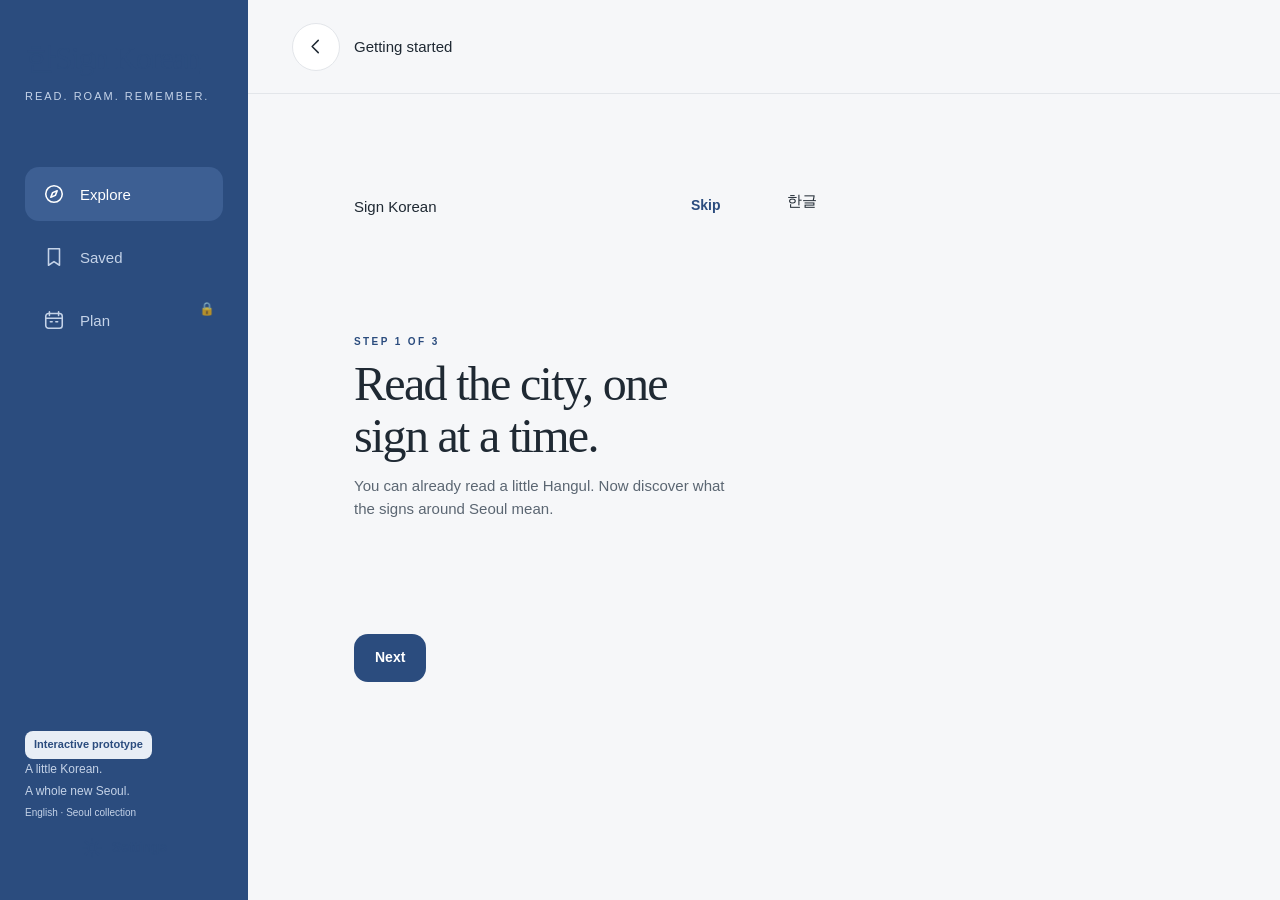
<file: prototype/index.html>
<!doctype html>
<html lang="en">
<head>
  <meta charset="utf-8">
  <meta name="viewport" content="width=device-width, initial-scale=1, viewport-fit=cover">
  <meta name="theme-color" content="#2b4c7e">
  <title>Sign Korean · Learn your way around Seoul</title>
  <link rel="stylesheet" href="styles.css">
</head>
<body>
  <div id="app"></div>
  <script src="data.js"></script>
  <script src="tour_photos.js"></script>
  <script src="commons_photos.js"></script>
  <script src="audio_index.js"></script>
  <script src="app.js"></script>
</body>
</html>
</file>
<file: prototype/styles.css>
/* Sign Korean — photo-led travel companion. */
:root{--paper:#f6f7f9;--surface:#ffffff;--forest:#2b4c7e;--forest-dark:#1d3a63;--coral:#c4661f;--ink:#1f2933;--muted:#5b6672;--line:#e3e6ea;--sage:#e8eef6;--cream:#eef1f5;--know:#1e7a4f;--know-soft:#e2f3e9;--know-ink:#17613e;--dont-soft:#fdeee4;--dont-ink:#a8460f;--dont-line:#f6cfb5;--radius:24px;--sans:'Segoe UI','Noto Sans',Tahoma,sans-serif;--display:Georgia,'Times New Roman',serif}
*{box-sizing:border-box}html{scroll-behavior:smooth}body{margin:0;background:var(--paper);color:var(--ink);font-family:var(--sans);font-size:15px;line-height:1.55;-webkit-font-smoothing:antialiased}button,input,select,textarea{font:inherit}button,a,input,select{ -webkit-tap-highlight-color:transparent}button{cursor:pointer}button:disabled{cursor:not-allowed;opacity:.44}button{color:inherit}a{color:var(--forest)}img{display:block;max-width:100%}svg{flex-shrink:0;vertical-align:middle}button svg{width:22px;height:22px}h1,h2,h3,p{margin:0}h2{font-size:23px;font-weight:650;letter-spacing:-.6px}h3{font-size:17px;font-weight:650}button:focus-visible,a:focus-visible,input:focus-visible,select:focus-visible,[tabindex]:focus-visible{outline:3px solid var(--coral);outline-offset:4px}::selection{background:#dde7f4}button{transition:background .18s ease,transform .18s ease,border-color .18s ease}button:hover:not(:disabled){transform:translateY(-1px)}button:active:not(:disabled){transform:translateY(0)}
.app-shell{min-height:100vh}.app-sidebar{position:fixed;inset:0 auto 0 0;width:248px;padding:42px 25px 28px;background:var(--forest);color:var(--paper);display:flex;flex-direction:column;z-index:20}.app-sidebar .brand{font-family:var(--display);font-size:31px;line-height:1.1;letter-spacing:-1px}.app-sidebar .brand small,.app-sidebar .brand-tagline{display:block;font-family:var(--sans);font-size:11px;letter-spacing:2px;text-transform:uppercase;color:#c5d3e8;margin-top:14px}.app-sidebar nav{display:flex;flex-direction:column;gap:9px;margin-top:65px}.app-sidebar nav button{border:0;background:transparent;color:#c5d3e8;text-align:left;min-height:54px;padding:0 18px;display:flex;align-items:center;gap:15px;border-radius:14px;font-size:15px}.app-sidebar nav button.active,.app-sidebar nav button:hover{color:#fff;background:#3d5f93}.app-sidebar .sidebar-note,.app-sidebar .sidebar-footer{margin-top:auto;color:#c5d3e8;font-size:12px;line-height:1.8}.app-sidebar .sidebar-note strong{display:block;color:#e8eef6;font-weight:500;font-size:14px}.workspace{margin-left:248px;min-height:100vh}.topbar{height:94px;max-width:1150px;padding:0 44px;margin:auto;display:flex;align-items:center;justify-content:space-between;gap:16px;border-bottom:1px solid var(--line)}.topbar h2,.topbar .topbar-title{font-size:16px;font-weight:600;letter-spacing:0}.topbar .topbar-left{display:flex;align-items:center;gap:14px}.topbar .topbar-meta{color:var(--muted);font-size:12px}.page-body{max-width:1100px;margin:0 auto;padding:38px 44px 56px;animation:arrive .3s ease-out}.page-head{margin-bottom:28px}.eyebrow{text-transform:uppercase;letter-spacing:2.4px;font-size:10px;font-weight:650;color:var(--forest);margin-bottom:9px}.page-title{font-family:var(--display);font-size:48px;line-height:1.08;font-weight:400;letter-spacing:-1.7px}.page-subtitle{margin-top:12px;color:var(--muted);max-width:510px;font-size:15px}.bottom-nav{display:none}.back-button{display:inline-flex;align-items:center;justify-content:center;min-width:48px;min-height:48px;border:1px solid var(--line);background:var(--surface);border-radius:50%}
.btn{display:inline-flex;align-items:center;justify-content:center;gap:9px;border-radius:14px;min-height:48px;padding:12px 20px;font-weight:600;font-size:14px;border:1px solid transparent;line-height:1.4;text-decoration:none}.btn-primary{background:var(--forest);color:white}.btn-primary:hover:not(:disabled){background:var(--forest-dark)}.btn-secondary{background:var(--surface);border-color:var(--line);color:var(--forest)}.btn-secondary:hover:not(:disabled){border-color:#a7b6c9;background:#eef3fa}.btn-ghost{background:transparent;color:var(--forest)}.btn-danger,.danger{color:#b42318}.btn-danger{background:#fdecea;border-color:#f6cfb5}.icon-btn{width:48px;height:48px;min-width:48px;border:1px solid var(--line);display:inline-flex;align-items:center;justify-content:center;border-radius:50%;background:var(--surface)}.icon-btn.active{background:var(--forest);border-color:var(--forest);color:#fff}.icon-btn svg{width:21px;height:21px}.badge{display:inline-flex;align-items:center;gap:5px;border-radius:8px;background:var(--sage);color:var(--forest);padding:4px 9px;font-size:11px;font-weight:600;white-space:nowrap}.badge.coral{background:#fdeee4;color:#a8460f}.badge.known{background:#deeadb}.badge.learning{background:#fdeee4;color:#a8460f}.badge.new{background:#eef1f5;color:#5b6672}.chips{display:flex;gap:8px;flex-wrap:wrap}.chip{border:1px solid var(--line);background:transparent;padding:9px 16px;border-radius:100px;min-height:44px;font-size:12px;font-weight:600;white-space:nowrap}.chip.active{background:var(--forest);color:#fff;border-color:var(--forest)}
.hero-panel{border-radius:var(--radius);overflow:hidden;position:relative;min-height:270px;margin-bottom:32px;background:var(--forest);color:white;padding:35px;display:flex;align-items:flex-end}.hero-panel>img,.hero-panel .hero-image{position:absolute;inset:0;width:100%;height:100%;object-fit:cover;opacity:.7}.hero-panel:after{content:'';position:absolute;inset:0;background:linear-gradient(90deg,rgba(20,43,35,.77),rgba(20,43,35,.04))}.hero-panel>*:not(img):not(.hero-image){position:relative;z-index:1}.hero-panel h2{font-family:var(--display);font-size:37px;font-weight:400;line-height:1.15;max-width:340px;letter-spacing:-.9px}.hero-panel p{max-width:330px;margin-top:12px;color:#e3e6ea;font-size:13px}.hero-panel .eyebrow{color:#c5d3e8}.hero-panel .btn{margin-top:20px;background:var(--surface);color:var(--forest)}.search-field,.search-box{position:relative;display:flex;gap:10px;align-items:center;border:1px solid var(--line);border-radius:14px;padding:0 15px;background:var(--surface);margin-bottom:25px}.search-field input,.search-box input{border:0!important;box-shadow:none!important;background:transparent;width:100%;min-height:52px;outline:none;padding:12px 0}.search-field svg,.search-box svg{width:19px;color:var(--muted)}.landmark-grid{display:grid;grid-template-columns:repeat(2,minmax(0,1fr));gap:24px}.landmark-card{padding:0;background:var(--surface);border:1px solid var(--line);border-radius:var(--radius);overflow:hidden;text-align:left;width:100%;display:block;color:var(--ink);transition:transform .22s,border-color .22s}.landmark-card:hover{border-color:#b8c4d3;transform:translateY(-3px)!important}.landmark-image{width:100%;height:225px;object-fit:cover}.landmark-info{padding:21px 23px 22px}.landmark-info h3{font-family:var(--display);font-size:26px;font-weight:400;letter-spacing:-.6px}.landmark-info p{color:var(--muted);font-size:12px;margin:4px 0 15px}.landmark-info .row{justify-content:space-between}.landmark-info .small{font-size:11px}.section-head{display:flex;align-items:center;justify-content:space-between;gap:16px;margin:30px 0 18px}.section-head h2{font-size:20px}.section-head .small{color:var(--muted)}.resume-banner,.notice,.info-banner{padding:17px 20px;border:1px solid #cdd6e2;background:#e8eef6;border-radius:16px;display:flex;gap:15px;align-items:center;margin-bottom:24px}.resume-banner>div{flex:1}.resume-banner strong{font-size:14px}.resume-banner p{color:var(--muted);font-size:12px}.offline-banner,.error-banner{padding:12px 16px;background:#fdecea;border:1px solid #f6cfb5;border-radius:12px;font-size:12px;color:#b42318;margin-bottom:20px}
.detail-image,.detail-hero{width:100%;height:330px;border-radius:24px;object-fit:cover;margin-bottom:26px}.detail-layout{display:grid;grid-template-columns:minmax(0,1.55fr) minmax(240px,1fr);gap:30px}.place-list{display:flex;flex-direction:column;gap:12px}.place-row,.saved-row{display:flex;align-items:center;gap:17px;padding:16px;background:var(--surface);border:1px solid var(--line);border-radius:18px;width:100%;text-align:left}.place-row img,.saved-row img{width:78px;height:78px;object-fit:cover;border-radius:12px;flex-shrink:0}.place-row .place-info,.saved-row .saved-info,.place-row>div,.saved-row>div{flex:1;min-width:0}.place-row h3,.saved-row h3{font-size:15px}.place-row p,.saved-row p{font-size:12px;color:var(--muted);margin:3px 0}.saved-row .korean{font-size:21px;font-weight:650;letter-spacing:-.4px}.saved-row .row{margin-top:9px}.saved-list{display:flex;flex-direction:column;gap:14px}.filter-bar{display:flex;gap:12px;margin:20px 0 25px}.filter-bar .select{min-width:0;flex:1}.stat-grid{display:grid;grid-template-columns:repeat(3,minmax(0,1fr));gap:12px;margin:22px 0}.stat-card{border:1px solid var(--line);border-radius:16px;padding:20px 16px;background:var(--surface);text-align:center}.stat-card strong,.stat-card .stat-value{display:block;font-family:var(--display);font-size:34px;font-weight:400;line-height:1.15;color:var(--forest)}.stat-card span,.stat-card .small{display:block;color:var(--muted);font-size:11px;margin-top:6px}.action-bar,.fixed-actions{display:flex;gap:10px;flex-wrap:wrap;margin-top:27px}.action-bar .btn-primary{flex:1}.word-display{font-size:35px;line-height:1.4;font-weight:650;letter-spacing:-1px}.meaning-text{font-family:var(--display);font-size:24px;color:var(--forest);line-height:1.3}.address{font-size:12px;color:var(--muted)}
.learning-layout{max-width:690px;margin:auto}.study-progress{display:flex;align-items:center;justify-content:space-between;gap:12px;margin-bottom:16px;font-size:12px;color:var(--muted)}.progress-track,.progress-bar{height:4px;border-radius:8px;background:#e3e6ea;overflow:hidden;flex:1}.progress-track span,.progress-bar span{display:block;height:100%;background:var(--forest);border-radius:inherit}.learning-card{border-radius:24px;background:var(--surface);overflow:hidden;border:1px solid var(--line)}.sign-photo{position:relative;aspect-ratio:4/3;overflow:hidden;background:#e3e6ea;touch-action:none;user-select:none;cursor:zoom-in;isolation:isolate}.sign-image{width:100%;height:100%;object-fit:contain;pointer-events:none}.sign-photo .icon-btn{position:absolute;top:16px;right:16px;z-index:4;background:#ffffffe8}.word-panel{padding:27px;text-align:center;min-height:165px}.word-panel h2,.word-panel .korean{font-size:34px;letter-spacing:-1px;margin-bottom:10px;font-weight:650}.word-panel .meaning{font-family:var(--display);font-size:25px;color:var(--forest)}.word-panel .muted{font-size:12px;margin-top:6px}.word-panel .btn{margin-top:3px}.learning-tools{display:flex;gap:10px;justify-content:center;margin-top:17px}.learning-tools .btn{font-size:12px}.decision-overlay{position:absolute;inset:0;z-index:3;display:flex;align-items:center;justify-content:center;font-size:32px;font-weight:700;color:white;background:#2b4c7eb8;pointer-events:none}.decision-overlay.again{background:#c4661fba}.summary-hero{text-align:center;padding:25px 0}.summary-hero .summary-icon{width:80px;height:80px;background:var(--sage);color:var(--forest);display:grid;place-items:center;border-radius:50%;margin:0 auto 22px}.summary-hero .page-title{font-size:43px}.review-card{border:1px solid var(--line);border-radius:20px;background:var(--surface);padding:22px;margin-bottom:14px}.review-card .review-head{display:flex;align-items:center;gap:12px;margin-bottom:13px}.avatar{width:40px;height:40px;display:flex;align-items:center;justify-content:center;border-radius:50%;background:var(--sage);color:var(--forest);font-size:13px;font-weight:600}.review-card .review-author{flex:1}.review-card .review-author strong{font-size:13px}.review-card p{font-size:14px;line-height:1.8}.review-card .review-meta{display:flex;gap:10px;color:var(--muted);font-size:11px;margin-top:12px}.stars{font-size:13px;color:#b97b38;letter-spacing:2px}.review-original{margin-top:12px;padding:13px;border-radius:12px;background:var(--paper);font-size:12px}.review-card .btn-ghost{font-size:12px;min-height:40px;padding:8px 0}.provider-note{font-size:11px;color:var(--muted);margin-bottom:20px}
.trip-card{background:var(--surface);border:1px solid var(--line);padding:24px;border-radius:22px;text-align:left;display:flex;align-items:center;justify-content:space-between;gap:20px;width:100%;margin-bottom:14px}.trip-card h3{font-family:var(--display);font-weight:400;font-size:27px;letter-spacing:-.6px}.trip-card p{font-size:12px;color:var(--muted);margin-top:6px}.trip-card .trip-icon{width:54px;height:54px;display:grid;place-items:center;background:var(--sage);border-radius:16px;color:var(--forest)}.trip-card .trip-content{flex:1}.date-chips,.day-tabs{display:flex;gap:10px;overflow-x:auto;padding:3px 0 15px;scrollbar-width:thin;margin-bottom:17px}.date-chips .chip,.day-tabs .chip{min-width:87px;white-space:normal;text-align:center;border-radius:15px;line-height:1.6;padding:12px 15px}.date-chips .chip span,.day-tabs .chip span{display:block;font-size:10px;opacity:.7}.day-start{display:flex;justify-content:space-between;align-items:center;gap:14px;padding:15px 18px;border-radius:16px;background:var(--sage);margin:9px 0 22px}.day-start p{font-size:12px;color:var(--muted)}.timeline{position:relative;display:flex;flex-direction:column;gap:0}.timeline-stop{display:flex;gap:17px;position:relative;align-items:flex-start}.stop-number{width:32px;height:32px;display:flex;justify-content:center;align-items:center;border-radius:50%;background:var(--forest);color:#fff;font-size:12px;font-weight:600;flex-shrink:0;margin-top:19px;z-index:1}.stop-content{flex:1;min-width:0;background:var(--surface);border:1px solid var(--line);border-radius:18px;padding:17px;display:flex;gap:14px;align-items:center}.stop-content img{width:65px;height:73px;object-fit:cover;border-radius:11px}.stop-content .stop-info{flex:1;min-width:0}.stop-content h3{font-size:15px}.stop-content .small{font-size:11px}.stop-time{font-size:11px;color:var(--forest);margin:7px 0 0}.timeline-leg{margin-left:15px;border-left:1px dashed #b8c4d3;padding:12px 0 12px 34px;font-size:11px;color:var(--muted);display:flex;align-items:center;gap:7px}.timeline-leg svg{width:15px;height:15px}.timeline-stop .icon-btn{width:42px;height:48px;min-width:42px;background:transparent;border-color:transparent}.reorder-actions{display:flex;flex-direction:column;gap:4px}.reorder-actions button{width:36px;height:34px;border:1px solid var(--line);background:var(--paper);border-radius:8px}.day-summary{background:#e8eef6;border-radius:18px;padding:20px;margin-top:24px}.day-summary .stat-grid{margin:0;gap:5px;grid-template-columns:repeat(4,1fr)}.day-summary .stat-card{padding:8px 4px;background:transparent;border:0}.day-summary .stat-card strong{font-size:25px}.day-summary .small{font-size:10px}.add-place-button{width:100%;margin-top:18px;border-style:dashed;background:transparent}.saved-device{font-size:11px;color:var(--muted);display:flex;align-items:center;justify-content:center;gap:6px;padding:25px 0}
.field{display:flex;flex-direction:column;gap:7px;margin-bottom:20px}.field label{font-size:12px;font-weight:600;color:var(--forest)}.input,.select,textarea{width:100%;border:1px solid var(--line);border-radius:12px;min-height:52px;padding:12px 14px;background:var(--surface);color:var(--ink);outline:none}.input:focus,.select:focus,textarea:focus{border-color:#3d5f93;box-shadow:0 0 0 3px #e3eaf4}.field-hint{font-size:11px;color:var(--muted)}.field-error{font-size:12px;color:#b42318}.form-grid{display:grid;grid-template-columns:1fr 1fr;gap:16px}.form-panel{max-width:580px;margin:15px auto 0;padding:30px;background:var(--surface);border:1px solid var(--line);border-radius:24px}.radio-option{border:1px solid var(--line);background:var(--surface);border-radius:14px;padding:16px;display:flex;gap:12px;margin:10px 0;align-items:flex-start}.radio-option:has(input:checked){background:var(--sage);border-color:#a7b6c9}.radio-option input{accent-color:var(--forest);margin-top:5px}.radio-option strong{display:block;font-size:13px}.radio-option .small{font-size:11px;color:var(--muted)}.setting-row{display:flex;justify-content:space-between;gap:14px;align-items:center;min-height:76px;border-bottom:1px solid var(--line);padding:17px 0}.setting-row h3{font-size:14px}.setting-row p{font-size:12px;color:var(--muted);margin-top:3px}.settings-section{background:var(--surface);border:1px solid var(--line);border-radius:20px;padding:0 22px;margin-bottom:20px}.settings-section .setting-row:last-child{border:0}.settings-section summary{padding:20px 0;cursor:pointer;font-weight:600;font-size:14px}.settings-section details p{font-size:12px;color:var(--muted);padding-bottom:20px}
.map-canvas{position:relative;height:430px;overflow:hidden;border-radius:24px;background:#e9edf3;border:1px solid #d5dde8;touch-action:none}.map-canvas>svg{width:100%;height:100%;display:block}.map-controls{position:absolute;top:16px;right:16px;display:flex;flex-direction:column;gap:8px;z-index:3}.map-controls .icon-btn{border-color:#d5dde8;background:#ffffffed;border-radius:13px}.map-attribution{position:absolute;right:10px;bottom:8px;color:#5b6672;font-size:9px;background:#ffffffab;padding:3px 7px;border-radius:5px}.map-point{cursor:pointer}.map-panel{position:relative;padding:23px;border:1px solid var(--line);border-radius:20px;margin-top:17px;background:var(--surface)}.route-fields{border:1px solid var(--line);border-radius:17px;background:var(--surface);padding:17px 20px;margin-bottom:20px}.route-fields .row{align-items:center}.route-fields .route-label{width:34px;text-transform:uppercase;font-size:10px;font-weight:600;color:var(--muted)}.route-fields .route-value{flex:1;text-align:left;border:0;background:transparent;min-height:44px;font-weight:600;font-size:13px}.route-fields .divider{margin:6px 0}.map-panel .stat-grid{margin:0 0 17px}.map-panel .stat-card{padding:10px;background:transparent;border:0}.map-panel .stat-card strong{font-size:30px}.route-leg{padding:14px 0;display:flex;gap:12px;align-items:center;border-bottom:1px solid var(--line);font-size:12px}.route-leg:last-child{border-bottom:0}.route-leg.active{color:var(--forest);font-weight:600}.origin-preview{padding:16px;background:var(--sage);border-radius:15px;margin:18px 0}
.modal-backdrop{position:fixed;inset:0;background:#1d3a636b;backdrop-filter:blur(4px);z-index:80;display:flex;align-items:center;justify-content:center;padding:28px;animation:fade .18s ease}.sheet{position:relative;background:var(--surface);border-radius:25px;width:min(510px,100%);max-height:calc(100dvh - 56px);overflow:auto;box-shadow:0 24px 100px #1d3a6325;animation:sheet-in .24s ease}.sheet-head{padding:25px 26px 18px;display:flex;align-items:center;justify-content:space-between;gap:15px;border-bottom:1px solid var(--line)}.sheet-head h2{font-family:var(--display);font-size:29px;font-weight:400;letter-spacing:-.6px}.sheet-head .icon-btn{border:0;background:var(--paper)}.sheet-body{padding:23px 26px}.sheet-body>p{font-size:14px;color:var(--muted)}.sheet-actions{padding:0 26px 26px;display:flex;gap:10px;flex-wrap:wrap}.sheet-actions .btn{flex:1}.sheet-actions.stack{flex-direction:column}.sheet .date-chips{margin:12px 0 0}.sheet .place-row{margin-bottom:13px}.modal-confirm .sheet{max-width:450px}.modal-confirm .sheet-head{border:0;padding-bottom:0}.modal-confirm .sheet-body{padding-top:12px}.toast{position:fixed;bottom:26px;left:calc(50% + 124px);transform:translateX(-50%);background:var(--forest-dark);color:#fff;z-index:120;border-radius:14px;padding:15px 20px;max-width:calc(100vw - 40px);width:max-content;display:flex;align-items:center;gap:18px;font-size:12px;box-shadow:0 8px 26px #1d3a6320;animation:fade .2s}.toast button{color:#f6cfb5;font-weight:650;font-size:12px;background:none;border:0;padding:3px}
.onboarding{max-width:820px;margin:0 auto;display:grid;grid-template-columns:1fr 1fr;gap:45px;align-items:center;min-height:570px}.onboarding-image{position:relative;border-radius:26px;overflow:hidden;aspect-ratio:3/4;background:var(--sage)}.onboarding-image>img{width:100%;height:100%;object-fit:cover}.onboarding-content .page-title{font-size:47px}.onboarding-content>p{color:var(--muted);margin:18px 0 30px;line-height:1.8;font-size:14px}.onboarding .example-card{position:absolute;inset:auto 18px 18px;padding:20px;background:#ffffffed;border-radius:18px;text-align:center}.example-card .korean{font-size:27px}.example-card p{font-family:var(--display);font-size:19px;color:var(--forest)}.step-dots{display:flex;gap:8px;margin-bottom:25px}.step-dots span{width:7px;height:7px;background:#cdd6e2;border-radius:50%}.step-dots span.active{width:26px;border-radius:8px;background:var(--forest)}.gesture-demo{display:flex;justify-content:space-between;gap:12px;position:absolute;bottom:25px;left:18px;right:18px}.gesture-demo .badge{background:#ffffffe8;padding:12px;font-size:12px}.empty-state{text-align:center;padding:58px 24px 65px;border-radius:24px;border:1px dashed #cdd6e2;background:#f3f5f9}.empty-state .empty-icon{width:70px;height:70px;border-radius:50%;display:grid;place-items:center;background:var(--sage);color:var(--forest);margin:0 auto 22px}.empty-state h2{font-family:var(--display);font-size:29px;font-weight:400}.empty-state p{max-width:340px;margin:11px auto 23px;color:var(--muted);font-size:13px}.skeleton{background:linear-gradient(90deg,#e9edf3 25%,#f3f5f9 50%,#e9edf3 75%);background-size:200% 100%;animation:shimmer 1.7s infinite;border-radius:12px;min-height:20px}.spinner{width:24px;height:24px;border:2px solid var(--line);border-top-color:var(--forest);border-radius:50%;animation:spin .8s linear infinite}.error-state{text-align:center;padding:40px}.error-state p{color:var(--muted);margin:12px 0 22px}.stack{display:flex;flex-direction:column;gap:14px}.row{display:flex;align-items:center;gap:12px}.row.between{justify-content:space-between}.muted{color:var(--muted)}.small{font-size:12px}.divider{height:1px;background:var(--line);margin:22px 0}.full-width{width:100%}.hidden{display:none!important}.sr-only{position:absolute;width:1px;height:1px;padding:0;overflow:hidden;clip:rect(0,0,0,0);white-space:nowrap;border:0}.text-center{text-align:center}.mt-16{margin-top:16px}.mt-24{margin-top:24px}.mb-24{margin-bottom:24px}
@keyframes arrive{from{opacity:0;transform:translateY(8px)}to{opacity:1;transform:none}}@keyframes fade{from{opacity:0}to{opacity:1}}@keyframes sheet-in{from{opacity:0;transform:translateY(15px)}to{opacity:1;transform:none}}@keyframes shimmer{to{background-position:-200% 0}}@keyframes spin{to{transform:rotate(360deg)}}
@media(min-width:1500px){.app-sidebar{width:280px;padding-left:35px;padding-right:35px}.workspace{margin-left:280px}.toast{left:calc(50% + 140px)}.page-body{padding-top:46px}.hero-panel{min-height:300px}}
@media(max-width:1000px) and (min-width:701px){.app-sidebar{width:190px;padding:34px 18px}.app-sidebar .brand{font-size:27px}.workspace{margin-left:190px}.topbar{padding:0 27px}.page-body{padding:30px 27px 45px}.landmark-grid{gap:17px}.landmark-image{height:190px}.page-title{font-size:40px}.hero-panel{padding:27px}.detail-layout{display:block}.toast{left:calc(50% + 95px)}.onboarding{gap:25px}.onboarding-content .page-title{font-size:36px}}
@media(max-width:700px){body{font-size:14px}.app-sidebar{display:none}.workspace{margin:0;min-height:100dvh}.topbar{height:74px;padding:0 20px;max-width:none;background:var(--paper)}.topbar h2,.topbar .topbar-title{font-size:15px}.topbar .topbar-meta{font-size:10px}.page-body{padding:25px 20px 105px;max-width:none}.page-title{font-size:37px;letter-spacing:-1.1px}.page-subtitle{font-size:13px;line-height:1.6}.page-head{margin-bottom:23px}.eyebrow{font-size:9px;letter-spacing:2px}.bottom-nav{position:fixed;bottom:0;left:0;right:0;background:#fffffff5;backdrop-filter:blur(12px);border-top:1px solid var(--line);display:flex;justify-content:space-around;padding:7px 18px calc(7px + env(safe-area-inset-bottom));min-height:72px;z-index:30}.bottom-nav button{border:0;background:transparent;color:#6b7682;flex:1;display:flex;flex-direction:column;align-items:center;justify-content:center;gap:4px;min-height:54px;font-size:10px;border-radius:12px;padding:5px}.bottom-nav button svg{width:21px;height:21px}.bottom-nav button.active{color:var(--forest);font-weight:650;background:#e8eef63d}.hero-panel{min-height:237px;padding:25px;border-radius:22px;margin-bottom:26px}.hero-panel h2{font-size:30px;max-width:235px}.hero-panel p{max-width:220px;font-size:11px}.hero-panel .btn{margin-top:17px;min-height:44px;font-size:12px;padding:10px 16px}.landmark-grid{grid-template-columns:1fr;gap:19px}.landmark-image{height:215px}.landmark-info{padding:18px 20px}.landmark-info h3{font-size:27px}.section-head{margin:25px 0 16px}.section-head h2{font-size:19px}.search-box,.search-field{margin-bottom:21px}.resume-banner{padding:14px;gap:10px}.resume-banner .btn{padding:10px;font-size:11px}.detail-image,.detail-hero{height:235px;margin-bottom:22px}.detail-layout{display:block}.stat-grid{gap:9px}.stat-card{padding:17px 10px}.stat-card strong{font-size:29px}.action-bar{gap:8px}.action-bar .btn{padding:12px 15px;font-size:12px}.place-row,.saved-row{padding:12px;gap:12px;border-radius:17px}.place-row img,.saved-row img{width:65px;height:72px}.place-row h3,.saved-row h3{font-size:13px}.place-row .btn{padding:10px;min-height:48px;font-size:11px}.saved-row .korean{font-size:20px}.saved-row .row{gap:5px;flex-wrap:wrap}.saved-row .btn{padding:8px 10px;font-size:10px;min-height:40px}.filter-bar{gap:8px}.filter-bar .select{font-size:11px;padding:10px}.word-panel{padding:23px 18px;min-height:150px}.word-panel h2,.word-panel .korean{font-size:30px}.word-panel .meaning{font-size:23px}.learning-layout{max-width:none}.learning-tools{gap:3px;margin-top:13px}.learning-tools .btn{font-size:11px;padding:10px 12px;gap:5px}.learning-tools .btn svg{width:17px;height:17px}.sign-photo .icon-btn{top:12px;right:12px}.review-card{padding:18px}.review-card p{font-size:13px}.trip-card{padding:20px;gap:12px}.trip-card h3{font-size:24px}.trip-card .trip-icon{width:47px;height:47px}.form-panel{padding:22px;border-radius:20px}.form-grid{gap:10px}.form-grid .input{font-size:12px;padding:10px}.date-chips{gap:8px}.date-chips .chip{min-width:78px;padding:9px 12px}.day-start{padding:13px;gap:10px}.day-start .btn{font-size:11px;padding:10px}.timeline-stop{gap:11px}.stop-number{width:27px;height:27px;font-size:11px;margin-top:17px}.stop-content{padding:13px;gap:11px}.stop-content img{width:51px;height:65px}.stop-content h3{font-size:12px}.stop-content .small{font-size:10px}.stop-content .icon-btn{width:30px;min-width:30px}.stop-time{font-size:9px}.timeline-leg{margin-left:13px;padding-left:25px;font-size:10px}.day-summary{padding:14px}.day-summary .stat-card strong{font-size:22px}.day-summary .stat-card span{font-size:9px}.map-canvas{height:390px;border-radius:21px}.map-panel{padding:18px}.map-panel .stat-card strong{font-size:26px}.modal-backdrop{padding:0;align-items:flex-end}.sheet{border-radius:25px 25px 0 0;width:100%;max-height:90dvh;padding-bottom:env(safe-area-inset-bottom)}.sheet:before{content:'';display:block;width:38px;height:4px;background:#d5dde8;border-radius:4px;margin:10px auto 0}.sheet-head{padding:15px 21px 17px}.sheet-head h2{font-size:27px}.sheet-body{padding:20px 21px}.sheet-actions{padding:0 21px 23px}.modal-confirm{padding:20px;align-items:center}.modal-confirm .sheet{border-radius:24px;padding:0;max-height:calc(100dvh - 40px)}.modal-confirm .sheet:before{display:none}.modal-confirm .sheet-head{padding-top:23px}.toast{left:50%;bottom:90px;width:calc(100% - 36px);max-width:420px;justify-content:space-between;gap:10px;padding:15px 17px;font-size:11px}.onboarding{display:flex;flex-direction:column;min-height:0;gap:26px;padding-top:4px}.onboarding-image{width:100%;aspect-ratio:4/3;max-height:290px}.onboarding-content{width:100%}.onboarding-content .page-title{font-size:35px}.onboarding-content>p{font-size:13px;margin:15px 0 25px}.step-dots{margin-bottom:17px}.onboarding .example-card{inset:auto 16px 16px;padding:13px}.example-card .korean{font-size:24px}.example-card p{font-size:16px}.empty-state{padding:45px 20px}.empty-state h2{font-size:27px}}
@media(max-width:375px){.page-body{padding-left:16px;padding-right:16px}.topbar{padding-left:16px;padding-right:16px}.page-title{font-size:34px}.landmark-image{height:195px}.hero-panel{min-height:219px;padding:22px}.hero-panel h2{font-size:28px}.word-panel h2{font-size:27px}.learning-tools .btn{padding:9px}.stop-content{gap:9px;padding:11px}.stop-content img{width:45px;height:62px}.stop-content h3{font-size:11px}.stop-time{font-size:9px}.form-grid{grid-template-columns:1fr}.form-panel{padding:19px}.map-canvas{height:355px}.chip{font-size:11px;padding:9px 13px}}
@media(prefers-reduced-motion:reduce){*,*:before,*:after{animation-duration:.01ms!important;animation-iteration-count:1!important;transition-duration:.01ms!important;scroll-behavior:auto!important}}

/* ===== v2.0: Basics 표지판 · 발음 · 과금 (PRD §3·§7·§8) ===== */

/* 기초 표지판 판 — 사진 대신 앱이 그린다 */
.sign-plate{display:flex;flex-direction:column;align-items:center;justify-content:center;gap:.35rem;width:100%;height:100%;min-height:200px;padding:1.4rem 1rem;background:var(--plate,#2f6fb0);color:#fff;text-align:center;border-radius:14px;box-shadow:inset 0 0 0 4px rgba(255,255,255,.28)}
.sign-plate .plate-group{font-size:.62rem;letter-spacing:.14em;text-transform:uppercase;opacity:.82}
.sign-plate .plate-word{font-size:clamp(1.7rem,6vw,2.9rem);font-weight:800;line-height:1.15;word-break:keep-all}
.sign-plate .plate-roman{font-size:.85rem;font-style:italic;opacity:.9}
.sign-plate.mini{min-height:0;height:auto;padding:.6rem .4rem;gap:.1rem;border-radius:10px;box-shadow:inset 0 0 0 2px rgba(255,255,255,.3)}
.sign-plate.mini .plate-group{display:none}
.sign-plate.mini .plate-word{font-size:.95rem}
.sign-plate.mini .plate-roman{font-size:.6rem}
.sign-plate.hero-plate{min-height:220px;border-radius:var(--radius)}
.sign-plate.saved-thumb{min-height:0;width:72px;height:72px;padding:.4rem;border-radius:12px;flex:none}
.sign-plate.saved-thumb .plate-group,.sign-plate.saved-thumb .plate-roman{display:none}
.sign-plate.saved-thumb .plate-word{font-size:.8rem}


/* Explore의 Basics 카드 */
.basics-card{display:grid;grid-template-columns:150px 1fr;gap:0;width:100%;text-align:left;background:var(--surface);border:1px solid var(--line);border-radius:var(--radius);overflow:hidden;cursor:pointer;margin-bottom:1.5rem}
.basics-card:hover{border-color:var(--forest)}
.basics-plates{display:flex;flex-direction:column;gap:.4rem;padding:.8rem;background:var(--sage)}
.basics-hero{display:flex;align-items:center;justify-content:center;padding:1rem;background:var(--sage)}
@media (max-width:640px){.basics-card{grid-template-columns:1fr}.basics-plates{flex-direction:row}}

/* Basics 분류 목록 */
.group-list{display:flex;flex-direction:column;gap:.9rem;margin:1rem 0}
.group-row{display:grid;grid-template-columns:6px 1fr;gap:.9rem;padding:.9rem 1rem .9rem 0;background:var(--surface);border:1px solid var(--line);border-radius:16px;overflow:hidden}
.group-row .group-bar{background:var(--plate,#2f6fb0)}
.group-row small{display:block;color:var(--muted);font-size:.78rem;margin-top:.15rem}
.group-words{display:flex;flex-wrap:wrap;gap:.4rem;margin-top:.6rem}
.word-chip{padding:.3rem .65rem;background:var(--sage);border:1px solid var(--line);border-radius:999px;font-size:.9rem;cursor:pointer}
.word-chip:hover{background:var(--plate,#2f6fb0);color:#fff;border-color:transparent}
.basics-note{margin-top:.6rem;text-align:center}

/* 발음 (FR28·29) */
.pronunciation{display:flex;align-items:center;justify-content:center;gap:.7rem;flex-wrap:wrap;margin:.45rem 0 .8rem}
.roman{font-style:italic;color:var(--muted);font-size:1rem;letter-spacing:.01em}
.speak-btn{display:inline-flex;align-items:center;gap:.35rem;padding:.35rem .8rem;font-size:.85rem;min-height:44px}

/* 유료 잠금 (UX09) — Basics의 '버튼 없음'과 다른 상태 */
.lock{margin-left:.3rem;font-size:.85em;opacity:.75}
.nav-item .lock{position:absolute;top:.35rem;right:.5rem;margin:0}
.nav-item{position:relative}

/* 북마크 한도 (FR27) */
.quota-row{display:flex;align-items:center;justify-content:space-between;gap:.8rem;flex-wrap:wrap;padding:.7rem 1rem;background:var(--cream);border-radius:14px;margin-bottom:.5rem;font-size:.9rem}
.quota-row.paid{background:var(--sage);margin-bottom:1rem}
.quota-track{height:5px;background:var(--line);border-radius:999px;overflow:hidden;margin-bottom:1rem}
.quota-track span{display:block;height:100%;background:var(--coral)}

/* SC21 업그레이드 */
.upgrade-panel{padding:1.4rem;background:var(--surface);border:1px solid var(--line);border-radius:var(--radius);margin:1rem 0}
.upgrade-panel h2{font-family:var(--display);font-size:1.35rem;margin:.2rem 0 1.1rem}
.upgrade-list{list-style:none;padding:0;margin:0 0 1.2rem;display:flex;flex-direction:column;gap:.9rem}
.upgrade-list li{display:flex;gap:.8rem;align-items:flex-start}
.upgrade-list svg{flex:none;color:var(--forest)}
.upgrade-list strong{display:block}
.upgrade-list span{color:var(--muted);font-size:.88rem}
.upgrade-free{padding:.8rem 1rem;background:var(--sage);border-radius:14px;margin-bottom:1rem}
.upgrade-free strong{display:block;font-size:.92rem}
.upgrade-free span{color:var(--muted);font-size:.84rem}
.upgrade-price{display:flex;align-items:baseline;gap:.6rem;margin-bottom:1rem}
.upgrade-price strong{font-size:1.8rem;font-family:var(--display)}
.upgrade-price span{color:var(--muted);font-size:.85rem}

/* ===== v2.1: 지역 묶음·장소 유형 표시 ===== */
.area-tint{display:flex;align-items:center;justify-content:center;background:var(--plate,#2f6f5e);background:linear-gradient(135deg,var(--plate,#2f6f5e),color-mix(in srgb,var(--plate,#2f6f5e) 70%,#000));color:#fff}
.area-tint span{font-size:clamp(1.4rem,4vw,2.2rem);font-weight:800;letter-spacing:.02em;opacity:.95}
.landmark-image.area-tint{aspect-ratio:4/3;width:100%}
.hero-tint{width:100%;min-height:220px;border-radius:var(--radius)}
.type-dot{display:inline-block;width:14px;height:14px;border-radius:50%;background:var(--plate,#2f6f5e);flex:none;margin-top:.3rem}
.place-meta{align-items:center;gap:.5rem;margin:.2rem 0 .8rem}
.sign-strip{display:flex;align-items:center;gap:1rem;padding:.8rem 1rem;background:var(--surface);border:1px solid var(--line);border-radius:16px;margin:0 0 .8rem}
.sign-strip .sign-plate.mini{width:88px;flex:none}
.sign-strip>div{display:flex;flex-direction:column;gap:.1rem;min-width:0}
.sign-strip strong{display:block;font-size:1.3rem}
.sign-strip small{display:block;color:var(--muted);font-size:.8rem}
.sign-strip .speak-btn{margin-left:auto}

/* ===== v2.1: SC08 가게 정보 카드 (간판 → 가게 사진·리뷰·위치) ===== */
.spot-grid{display:grid;grid-template-columns:repeat(auto-fill,minmax(260px,1fr));gap:1rem;margin-bottom:1.4rem}
.spot-card{display:flex;flex-direction:column;background:var(--surface);border:1px solid var(--line);border-radius:18px;overflow:hidden}
.spot-photo{position:relative;display:block;width:100%;aspect-ratio:16/10;padding:0;border:0;border-radius:0;background:var(--sage);cursor:pointer}
.spot-photo .spot-img{width:100%;height:100%;object-fit:cover;display:block}
.spot-photo .spot-tint{width:100%;height:100%}
.photo-pending{position:absolute;left:.6rem;bottom:.5rem;padding:.15rem .5rem;border-radius:999px;background:rgba(0,0,0,.45);color:#fff;font-size:.68rem;letter-spacing:.02em}
.spot-body{display:flex;flex-direction:column;gap:.35rem;padding:.9rem 1rem 1rem}
.spot-body h3{margin:0;font-size:1.02rem;line-height:1.3}
.link-btn{padding:0;border:0;background:none;font:inherit;color:inherit;text-align:left;cursor:pointer}
.link-btn:hover{text-decoration:underline}
.spot-rating{margin:.1rem 0 0;font-size:.9rem}
.spot-snippet{margin:0;font-size:.86rem;color:var(--ink);display:-webkit-box;-webkit-line-clamp:2;-webkit-box-orient:vertical;overflow:hidden}
.spot-address{display:flex;gap:.35rem;align-items:flex-start;margin:.15rem 0 0}
.spot-address svg{flex:none;width:16px;height:16px;margin-top:.1rem}
.spot-actions{margin-top:auto;padding-top:.5rem;gap:.3rem;flex-wrap:wrap}
.spot-actions .btn{min-height:44px;padding:.35rem .6rem;font-size:.82rem}

/* ===== v2.2: SC04 Tinder식 학습 카드 ===== */
.deck{position:relative;width:100%;max-width:380px;aspect-ratio:3/4;max-height:min(62vh,520px);margin:14px auto 0}
.deck-card{position:absolute;inset:0;border-radius:26px}
.deck-card.ghost{background:var(--surface);border:1px solid var(--line);box-shadow:0 8px 22px rgba(36,47,43,.10);transition:transform .2s ease}
.deck-card.ghost-1{transform:translateY(10px) scale(.95)}
.deck-card.ghost-2{transform:translateY(20px) scale(.90);opacity:.7}
.deck-card.top{z-index:2;touch-action:none;cursor:grab;perspective:1400px;outline:none;user-select:none;-webkit-user-select:none}
.deck-card.top:focus-visible .card-face{box-shadow:0 0 0 4px var(--forest),0 14px 34px rgba(36,47,43,.18)}
.deck-card.top.dragging{cursor:grabbing}
.deck-card.top.springing{transition:transform .26s cubic-bezier(.2,.8,.3,1.25)}
.deck-card.top.flying{transition:transform .26s ease-in}
.card-inner{position:absolute;inset:0;transform-style:preserve-3d;transition:transform .45s cubic-bezier(.3,.7,.3,1)}
.flipped .card-inner{transform:rotateY(180deg)}
.card-face{position:absolute;inset:0;display:flex;flex-direction:column;align-items:center;justify-content:center;gap:12px;padding:30px 22px 26px;text-align:center;border-radius:26px;background:var(--surface);border:1px solid var(--line);box-shadow:0 14px 34px rgba(36,47,43,.16);backface-visibility:hidden;-webkit-backface-visibility:hidden;overflow:hidden}
.card-face.back{transform:rotateY(180deg);background:linear-gradient(180deg,var(--surface),var(--sage))}
.card-face .badge{align-self:flex-start}
.sign-plate.card-plate{flex:0 1 auto;width:100%;max-width:290px;min-height:0;aspect-ratio:4/3;padding:1rem}
.sign-plate.card-plate .plate-word{font-size:clamp(2rem,9vw,3.1rem)}
.card-face.back h2{margin:0;font-size:2.2rem}
.card-meaning{margin:.2rem 0 0;font-family:var(--display);font-size:1.6rem;line-height:1.2}
.card-note{margin:0;color:var(--muted);font-size:.92rem;line-height:1.5;max-width:30ch}
.card-face.back .pronunciation{margin:0}
.card-bookmark{position:absolute;top:14px;right:14px;z-index:5;display:grid;place-items:center;width:46px;height:46px;border-radius:50%;border:1px solid var(--line);background:var(--surface);color:var(--muted);cursor:pointer;box-shadow:0 3px 10px rgba(36,47,43,.12)}
.card-bookmark svg{width:22px;height:22px}
.card-bookmark.active{background:var(--forest);border-color:var(--forest);color:#fff}
.card-bookmark.active svg{fill:currentColor}
.stamp{position:absolute;z-index:4;top:30px;display:flex;flex-direction:column;align-items:center;padding:6px 12px;border:4px solid;border-radius:12px;background:rgba(255,254,250,.9);font-weight:900;font-size:1.15rem;letter-spacing:.05em;text-transform:uppercase;line-height:1.1;opacity:0;pointer-events:none}
.stamp small{font-size:.8rem;letter-spacing:0;text-transform:none}
.stamp-know{left:22px;color:#17613e;border-color:#17613e;transform:rotate(-14deg)}
.stamp-dont{right:72px;color:var(--coral);border-color:var(--coral);transform:rotate(14deg)}
.stamp-places{top:auto;bottom:30px;left:50%;transform:translateX(-50%);color:#2b4c7e;border-color:#2b4c7e}
.flip-hint{display:block;margin:16px auto 0;padding:6px 10px;border:0;background:none;color:var(--muted);font:inherit;font-size:.82rem;cursor:pointer;text-decoration:underline dotted;text-underline-offset:3px}
.swipe-actions{display:flex;justify-content:center;align-items:flex-start;gap:26px;margin:14px 0 4px}
.round-btn{display:flex;flex-direction:column;align-items:center;gap:7px;padding:0;border:0;background:none;color:var(--ink);font:inherit;cursor:pointer}
.round-btn .disc{display:grid;place-items:center;width:66px;height:66px;border-radius:50%;border:2.5px solid;background:var(--surface);font-size:1.7rem;font-weight:700;box-shadow:0 6px 18px rgba(36,47,43,.14);transition:transform .12s}
.round-btn:active .disc{transform:scale(.9)}
.round-btn:focus-visible .disc{outline:3px solid var(--forest);outline-offset:3px}
.round-btn small{font-size:.74rem;line-height:1.3;color:var(--muted);text-align:center}
.round-btn.know .disc{color:#17613e;border-color:#17613e}
.round-btn.dont .disc{color:var(--coral);border-color:var(--coral)}
.round-btn.places .disc{width:54px;height:54px;margin-top:6px;font-size:1.35rem;color:#2b4c7e;border-color:#2b4c7e}
@media (prefers-reduced-motion:reduce){.card-inner,.deck-card.ghost,.deck-card.top.springing,.deck-card.top.flying{transition:none}}
/* 끌거나 날아가는 카드가 페이지 가로 스크롤을 만들지 않게 학습 화면에서만 가로를 잘라낸다 */
.workspace-learning{overflow-x:clip}

/* ===== v2.2: 스와이프 방향 안내 (범례 · 첫 실행 시연) ===== */
.swipe-legend{display:flex;justify-content:space-between;align-items:center;gap:8px;max-width:380px;margin:14px auto 0;padding:0 4px;font-size:.8rem;font-weight:700;color:var(--muted)}
.swipe-legend>span{display:flex;align-items:center;gap:6px}
.swipe-legend>span>span{display:flex;flex-direction:column;line-height:1.15}
.swipe-legend small{font-weight:500;font-size:.72rem}
.swipe-legend b{font-size:1.15rem}
.swipe-legend .lg-left{color:var(--coral)}
.swipe-legend .lg-right{color:#17613e;text-align:right}
.swipe-legend .lg-down{color:#2b4c7e;text-align:center}
.coach{position:fixed;inset:0;z-index:130;display:grid;place-items:center;padding:20px;background:rgba(25,35,30,.62)}
.coach-card{width:100%;max-width:360px;max-height:calc(100vh - 40px);max-height:calc(100dvh - 40px);overflow:auto;padding:22px 20px 18px;border-radius:24px;background:var(--surface);box-shadow:0 18px 48px rgba(0,0,0,.28);text-align:center}
.coach-demo{position:relative;height:130px;margin:6px 0 14px;display:grid;place-items:center}
.coach-mini{display:grid;place-items:center;width:88px;height:112px;border-radius:14px;background:#b8554a;color:#fff;font-size:1.5rem;font-weight:800;box-shadow:0 8px 18px rgba(36,47,43,.2);animation:coach-move 8s ease-in-out infinite}
.coach-list{list-style:none;margin:0 0 10px;padding:0;display:grid;gap:6px;text-align:left}
.coach-list li{display:flex;align-items:center;gap:12px;padding:8px 12px;border-radius:12px;border:1px solid var(--line);animation:coach-glow 8s infinite}
.coach-list b{width:28px;text-align:center;font-size:1.25rem}
.coach-list strong{display:block;font-size:.88rem}
.coach-list span{font-size:.82rem;color:var(--muted)}
.coach-list .c-right b{color:#17613e}.coach-list .c-left b{color:var(--coral)}.coach-list .c-down b{color:#2b4c7e}.coach-list .c-tap b{color:var(--forest)}
.coach-list .c-right{animation-delay:0s}.coach-list .c-left{animation-delay:-6s}.coach-list .c-down{animation-delay:-4s}.coach-list .c-tap{animation-delay:-2s}
.coach .btn{width:100%;margin-top:6px}
@keyframes coach-move{0%,6%{transform:none}14%,20%{transform:translateX(70px) rotate(14deg)}25%,31%{transform:none}39%,45%{transform:translateX(-70px) rotate(-14deg)}50%,56%{transform:none}64%,70%{transform:translateY(34px)}75%,81%{transform:none}86%{transform:rotateY(90deg)}90%{transform:rotateY(0)}100%{transform:none}}
@keyframes coach-glow{0%,25%{background:var(--sage);border-color:var(--forest)}26%,100%{background:transparent;border-color:var(--line)}}
@media (prefers-reduced-motion:reduce){.coach-mini,.coach-list li{animation:none}}

/* 장소 사진 출처 표기 (공공누리 출처표시 조건). 제3유형은 변경 금지라 자르지 않는다. */
.photo-credit{position:absolute;right:.5rem;bottom:.45rem;max-width:calc(100% - 1rem);text-align:right;padding:.12rem .45rem;border-radius:6px;background:rgba(0,0,0,.5);color:#fff;font-size:.62rem;line-height:1.4;pointer-events:none}
.spot-photo .spot-img.photo-intact,.place-hero-img.photo-intact{object-fit:contain;background:#1d3a63}
.place-hero{position:relative;margin-bottom:18px;border-radius:24px;overflow:hidden;aspect-ratio:16/9;background:var(--sage)}
.place-hero-img{width:100%;height:100%;object-fit:cover;display:block}

/* 공공 안내 표지판 카드 (PRD §8.3, v2.6): 앞면은 단어만, 뒷면은 픽토그램 + 단어 */
.sign-plate.card-plate .plate-group{display:none}
.sign-plate.back-plate{flex:none;height:auto;min-height:0;max-width:210px;aspect-ratio:auto;padding:.9rem .8rem .8rem;gap:.4rem} /* 기본 .sign-plate 의 height:100% 를 끊는다 — 안 끊으면 뒷면 판이 카드 높이만큼 늘어나 나머지를 밀어낸다 */
.sign-plate.back-plate .plate-word{font-size:clamp(1.6rem,6vw,2.1rem)}
.sign-plate .plate-pictogram{width:min(132px,70%);height:auto;color:#fff;display:block}
/* 뒷면은 표지판·발음·뜻·설명이 들어가 앞면보다 길다. 카드가 낮거나(작은 화면) 글자가 크면(200%, NFR04)
   가운데 정렬이 위쪽을 잘라 버리므로, 넘칠 때는 위에서부터 놓고 카드 안에서 스크롤한다. */
.card-face.back{justify-content:safe center;overflow-y:auto;overscroll-behavior:contain}

/* 판정 색 (디자인 시스템 v2.5): 알아요 = 초록으로 채운 ✓, 몰라요 = 연한 주황 바탕의 진한 주황 ✕.
   초록·주황은 색약에서 섞일 수 있어 밝기(채움 대 연한 바탕)와 기호·글자로도 구별한다. */
.round-btn.know .disc{background:var(--know);border-color:var(--know);color:#fff}
.round-btn.dont .disc{background:var(--dont-soft);border-color:var(--dont-line);color:var(--dont-ink)}
.round-btn.know small{color:var(--know-ink)}
.round-btn.dont small{color:var(--dont-ink)}
.stamp-know{color:var(--know-ink);border-color:var(--know-ink)}
.stamp-dont{color:var(--dont-ink);border-color:var(--dont-ink)}
.swipe-legend .lg-left{color:var(--dont-ink)}
.swipe-legend .lg-right{color:var(--know-ink)}
.badge.known{background:var(--know-soft);color:var(--know-ink)}
.badge.learning,.badge.coral{background:var(--dont-soft);color:var(--dont-ink)}
</file>
